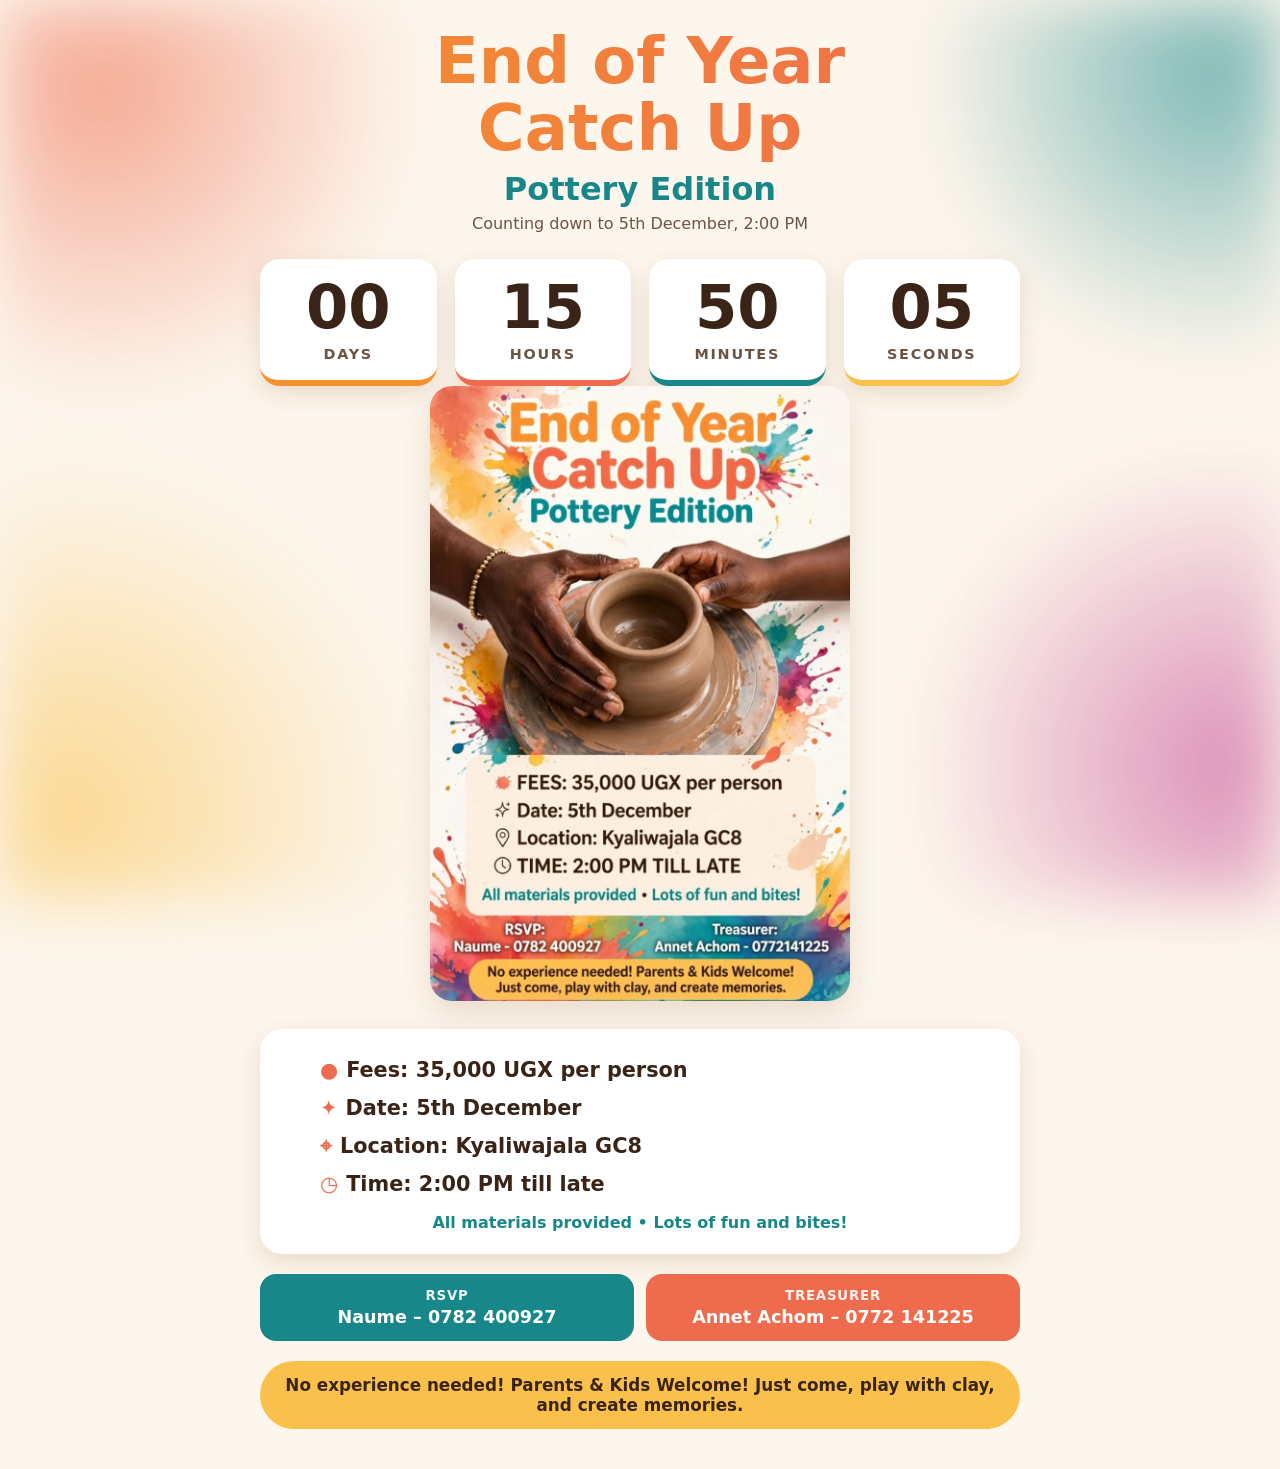
<file: index.html>
<!DOCTYPE html>
<html lang="en">
<head>
<meta charset="UTF-8">
<meta name="viewport" content="width=device-width, initial-scale=1, viewport-fit=cover">
<title>End of Year Catch Up – Pottery Countdown</title>
<link rel="stylesheet" href="style.css">
</head>
<body>
<main>
  <h1>End of Year<br>Catch Up</h1>
  <div class="edition">Pottery Edition</div>
  <p class="sub" id="sub">Counting down to 5th December, 2:00 PM</p>

  <div class="timer" id="timer" aria-live="polite">
    <div class="box"><div class="num" id="d">--</div><div class="lbl">Days</div></div>
    <div class="box"><div class="num" id="h">--</div><div class="lbl">Hours</div></div>
    <div class="box"><div class="num" id="m">--</div><div class="lbl">Minutes</div></div>
    <div class="box"><div class="num" id="s">--</div><div class="lbl">Seconds</div></div>
  </div>
  <div id="status"></div>

  <figure class="poster"><img alt="End of Year Catch Up, Pottery Edition poster: two pairs of hands shaping a clay pot on a wheel" src="poster.jpg"></figure>

  <div class="details">
    <ul>
      <li><span>●</span>Fees: 35,000 UGX per person</li>
      <li><span>✦</span>Date: 5th December</li>
      <li><span>⌖</span>Location: Kyaliwajala GC8</li>
      <li><span>◷</span>Time: 2:00 PM till late</li>
    </ul>
    <p class="note">All materials provided • Lots of fun and bites!</p>
  </div>

  <div class="contacts">
    <a class="contact" href="tel:+256782400927"><small>RSVP</small><b>Naume – 0782 400927</b></a>
    <a class="contact" href="tel:+256772141225"><small>TREASURER</small><b>Annet Achom – 0772 141225</b></a>
  </div>

  <div class="banner">No experience needed! Parents &amp; Kids Welcome! Just come, play with clay, and create memories.</div>
</main>

<script src="script.js"></script>
</body>
</html>
</file>
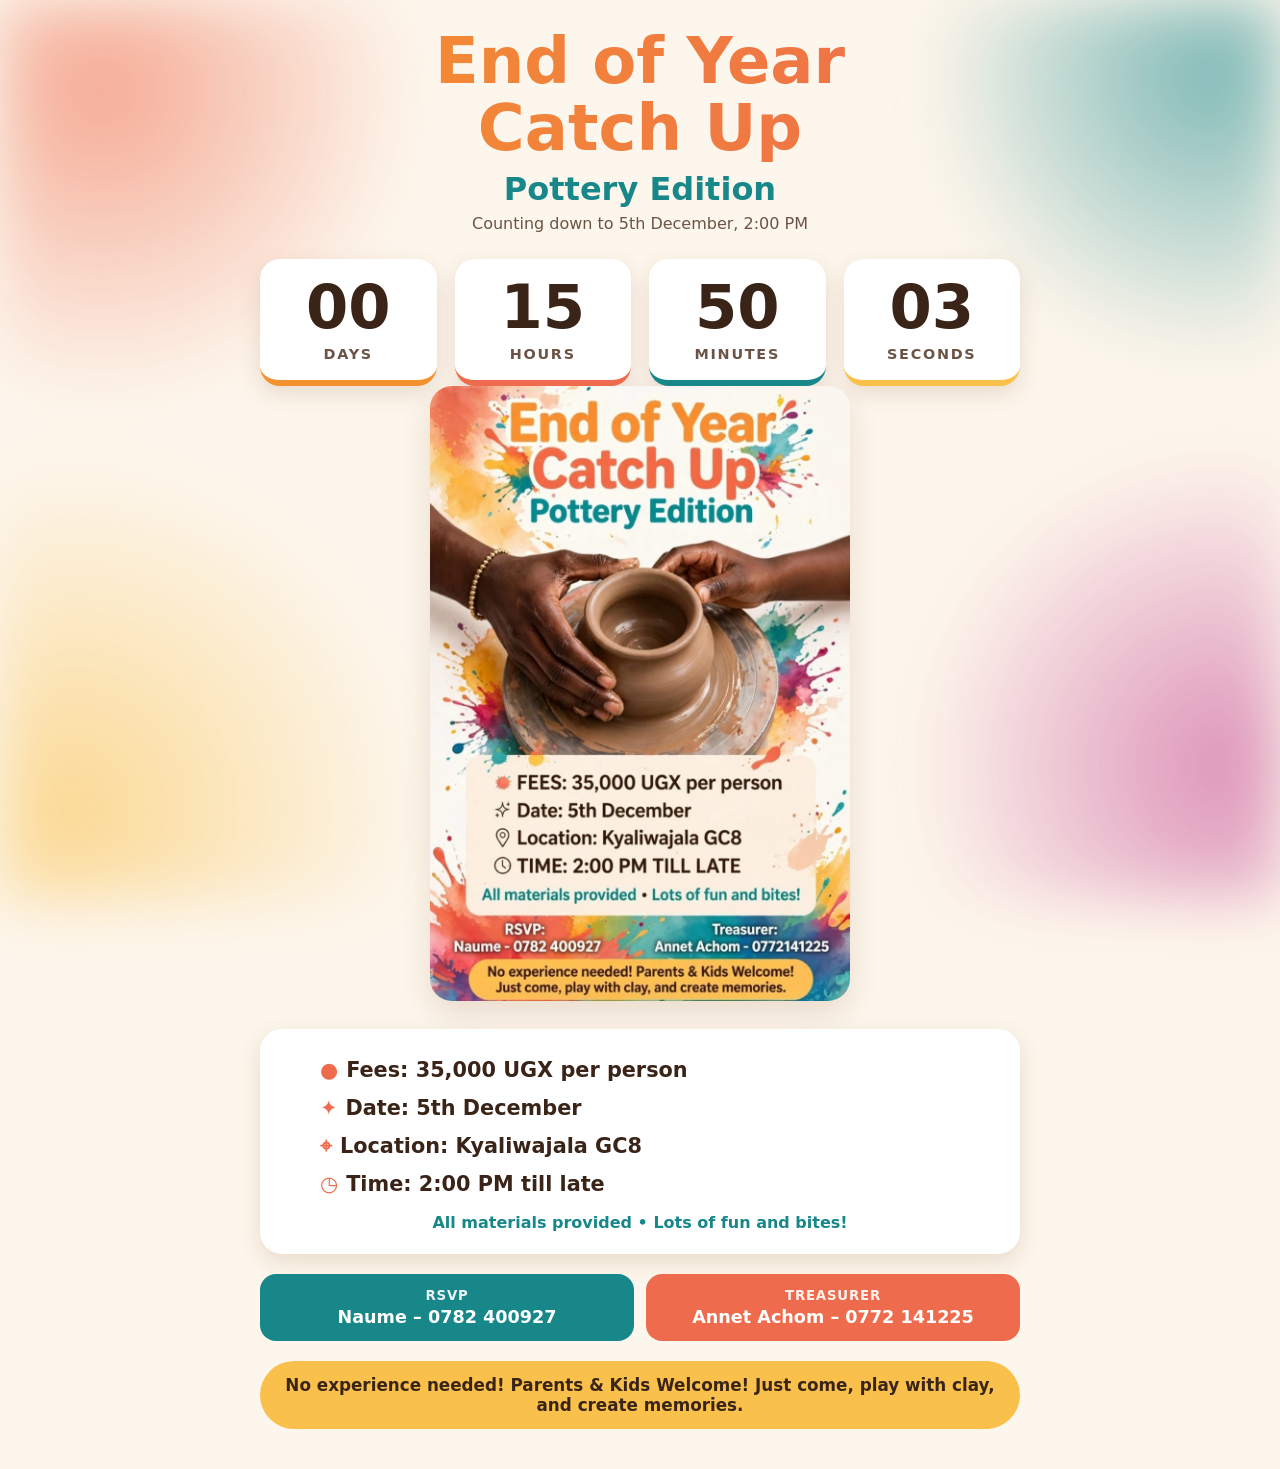
<file: pottery_countdown.html>
<!DOCTYPE html>
<html lang="en">
<head>
<meta charset="UTF-8">
<meta name="viewport" content="width=device-width, initial-scale=1, viewport-fit=cover">
<title>End of Year Catch Up – Pottery Countdown</title>
<style>
:root{
  --bg:#fdf6ec; --card:#fff; --text:#3a2418; --muted:#6b5446;
  --orange:#f4912f; --coral:#ee6c4d; --teal:#17878a; --yellow:#f9c14b;
  --shadow:rgba(120,70,30,.15);
  box-sizing:border-box;
  padding-top:env(safe-area-inset-top,0px);
  padding-bottom:env(safe-area-inset-bottom,0px);
  color-scheme:light;
}
@media (prefers-color-scheme: dark){
  :root:not([data-theme="light"]){
    --bg:#1f1612; --card:#2c201a; --text:#fbeee0; --muted:#d2bba8;
    --shadow:rgba(0,0,0,.4); color-scheme:dark;
  }
}
:root[data-theme="dark"]{
  --bg:#1f1612; --card:#2c201a; --text:#fbeee0; --muted:#d2bba8;
  --shadow:rgba(0,0,0,.4); color-scheme:dark;
}
*{box-sizing:border-box;margin:0}
html{scroll-padding-top:env(safe-area-inset-top,0px)}
body{
  min-height:100vh; background:var(--bg); color:var(--text);
  font-family:"Trebuchet MS","Segoe UI",system-ui,sans-serif;
  position:relative; overflow-x:hidden; padding:28px 16px 40px;
}
/* paint splashes */
body::before{
  content:""; position:fixed; inset:0; z-index:0; pointer-events:none; opacity:.55;
  background:
    radial-gradient(circle at 8% 10%, var(--coral) 0, transparent 22%),
    radial-gradient(circle at 95% 8%, var(--teal) 0, transparent 20%),
    radial-gradient(circle at 5% 90%, var(--yellow) 0, transparent 24%),
    radial-gradient(circle at 96% 85%, #c2418f 0, transparent 22%);
  filter:blur(30px);
}
main{position:relative;z-index:1;max-width:760px;margin:0 auto;text-align:center}
h1{
  font-size:clamp(2.2rem,8vw,4rem); line-height:1.05; font-weight:900;
  background:linear-gradient(90deg,var(--orange),var(--coral));
  -webkit-background-clip:text; background-clip:text; color:transparent;
}
.edition{color:var(--teal);font-size:clamp(1.3rem,4.5vw,2rem);font-weight:800;margin:8px 0 6px}
.sub{color:var(--muted);margin-bottom:26px}
.timer{display:grid;grid-template-columns:repeat(4,1fr);gap:clamp(8px,2.5vw,18px)}
.box{
  background:var(--card); border-radius:20px; padding:18px 6px;
  box-shadow:0 8px 22px var(--shadow); border-bottom:6px solid var(--orange);
}
.box:nth-child(2){border-color:var(--coral)}
.box:nth-child(3){border-color:var(--teal)}
.box:nth-child(4){border-color:var(--yellow)}
.num{font-size:clamp(2rem,10vw,3.8rem);font-weight:900;font-variant-numeric:tabular-nums;line-height:1}
.lbl{margin-top:8px;font-size:clamp(.65rem,2.4vw,.9rem);letter-spacing:.12em;text-transform:uppercase;color:var(--muted);font-weight:700}
#status{
  display:none; background:var(--card); border-radius:20px; padding:30px 16px;
  font-size:clamp(1.4rem,5vw,2.2rem); font-weight:800; color:var(--coral);
  box-shadow:0 8px 22px var(--shadow);
}
.details{
  margin-top:28px; background:var(--card); border-radius:22px; padding:22px 20px;
  box-shadow:0 8px 22px var(--shadow); text-align:left;
}
.details li{list-style:none;font-size:clamp(1rem,3.6vw,1.3rem);font-weight:700;padding:7px 0}
.details li span{color:var(--coral);margin-right:8px}
.note{color:var(--teal);font-weight:700;margin-top:10px;text-align:center}
.contacts{display:grid;grid-template-columns:1fr 1fr;gap:12px;margin-top:20px}
.contact{background:var(--teal);color:#fff;border-radius:16px;padding:14px 10px;text-decoration:none}
.contact:nth-child(2){background:var(--coral)}
.contact small{display:block;opacity:.9;font-weight:700;letter-spacing:.06em}
.contact b{display:block;margin-top:4px;font-size:clamp(.9rem,3.2vw,1.1rem)}
.banner{
  margin-top:20px;background:var(--yellow);color:#3a2418;border-radius:999px;
  padding:14px 22px;font-weight:700;font-size:clamp(.85rem,3vw,1.05rem)
}
.poster{margin:0 auto 28px;max-width:420px}
.poster img{display:block;width:100%;height:auto;border-radius:22px;box-shadow:0 12px 30px var(--shadow)}
@media (max-width:420px){.contacts{grid-template-columns:1fr}.banner{border-radius:22px}}
</style>
</head>
<body>
<main>
  <h1>End of Year<br>Catch Up</h1>
  <div class="edition">Pottery Edition</div>
  <p class="sub" id="sub">Counting down to 5th December, 2:00 PM</p>

  <div class="timer" id="timer" aria-live="polite">
    <div class="box"><div class="num" id="d">--</div><div class="lbl">Days</div></div>
    <div class="box"><div class="num" id="h">--</div><div class="lbl">Hours</div></div>
    <div class="box"><div class="num" id="m">--</div><div class="lbl">Minutes</div></div>
    <div class="box"><div class="num" id="s">--</div><div class="lbl">Seconds</div></div>
  </div>
  <div id="status"></div>

  <figure class="poster"><img alt="End of Year Catch Up, Pottery Edition poster: two pairs of hands shaping a clay pot on a wheel" src="[data-uri]"></figure>

  <div class="details">
    <ul>
      <li><span>●</span>Fees: 35,000 UGX per person</li>
      <li><span>✦</span>Date: 5th December</li>
      <li><span>⌖</span>Location: Kyaliwajala GC8</li>
      <li><span>◷</span>Time: 2:00 PM till late</li>
    </ul>
    <p class="note">All materials provided • Lots of fun and bites!</p>
  </div>

  <div class="contacts">
    <a class="contact" href="tel:+256782400927"><small>RSVP</small><b>Naume – 0782 400927</b></a>
    <a class="contact" href="tel:+256772141225"><small>TREASURER</small><b>Annet Achom – 0772 141225</b></a>
  </div>

  <div class="banner">No experience needed! Parents &amp; Kids Welcome! Just come, play with clay, and create memories.</div>
</main>

<script>
(function(){
  // Event start: 5 December 2026, 2:00 PM Uganda time (UTC+3)
  var target = new Date("2026-12-05T14:00:00+03:00").getTime();
  var timer = document.getElementById("timer");
  var status = document.getElementById("status");
  var sub = document.getElementById("sub");
  var els = {d:document.getElementById("d"),h:document.getElementById("h"),m:document.getElementById("m"),s:document.getElementById("s")};

  function pad(n){ return n < 10 ? "0" + n : String(n); }

  function tick(){
    var diff = target - Date.now();
    if (diff <= 0){
      timer.style.display = "none";
      status.style.display = "block";
      // Treat the event as "now" for 12 hours after the start
      if (-diff < 12*3600*1000){
        status.textContent = "It’s happening now! Come play with clay 🏺";
        sub.textContent = "Kyaliwajala GC8";
      } else {
        status.textContent = "Thanks for the memories! See you next time 💛";
        sub.textContent = "The event has ended";
      }
      return;
    }
    var s = Math.floor(diff/1000);
    els.d.textContent = pad(Math.floor(s/86400));
    els.h.textContent = pad(Math.floor(s%86400/3600));
    els.m.textContent = pad(Math.floor(s%3600/60));
    els.s.textContent = pad(s%60);
    setTimeout(tick, 1000 - (Date.now() % 1000));
  }
  tick();
})();
</script>
</body>
</html>
</file>
<file: style.css>
:root{
  --bg:#fdf6ec; --card:#fff; --text:#3a2418; --muted:#6b5446;
  --orange:#f4912f; --coral:#ee6c4d; --teal:#17878a; --yellow:#f9c14b;
  --shadow:rgba(120,70,30,.15);
  box-sizing:border-box;
  padding-top:env(safe-area-inset-top,0px);
  padding-bottom:env(safe-area-inset-bottom,0px);
  color-scheme:light;
}
@media (prefers-color-scheme: dark){
  :root:not([data-theme="light"]){
    --bg:#1f1612; --card:#2c201a; --text:#fbeee0; --muted:#d2bba8;
    --shadow:rgba(0,0,0,.4); color-scheme:dark;
  }
}
:root[data-theme="dark"]{
  --bg:#1f1612; --card:#2c201a; --text:#fbeee0; --muted:#d2bba8;
  --shadow:rgba(0,0,0,.4); color-scheme:dark;
}
*{box-sizing:border-box;margin:0}
html{scroll-padding-top:env(safe-area-inset-top,0px)}
body{
  min-height:100vh; background:var(--bg); color:var(--text);
  font-family:"Trebuchet MS","Segoe UI",system-ui,sans-serif;
  position:relative; overflow-x:hidden; padding:28px 16px 40px;
}
/* paint splashes */
body::before{
  content:""; position:fixed; inset:0; z-index:0; pointer-events:none; opacity:.55;
  background:
    radial-gradient(circle at 8% 10%, var(--coral) 0, transparent 22%),
    radial-gradient(circle at 95% 8%, var(--teal) 0, transparent 20%),
    radial-gradient(circle at 5% 90%, var(--yellow) 0, transparent 24%),
    radial-gradient(circle at 96% 85%, #c2418f 0, transparent 22%);
  filter:blur(30px);
}
main{position:relative;z-index:1;max-width:760px;margin:0 auto;text-align:center}
h1{
  font-size:clamp(2.2rem,8vw,4rem); line-height:1.05; font-weight:900;
  background:linear-gradient(90deg,var(--orange),var(--coral));
  -webkit-background-clip:text; background-clip:text; color:transparent;
}
.edition{color:var(--teal);font-size:clamp(1.3rem,4.5vw,2rem);font-weight:800;margin:8px 0 6px}
.sub{color:var(--muted);margin-bottom:26px}
.timer{display:grid;grid-template-columns:repeat(4,1fr);gap:clamp(8px,2.5vw,18px)}
.box{
  background:var(--card); border-radius:20px; padding:18px 6px;
  box-shadow:0 8px 22px var(--shadow); border-bottom:6px solid var(--orange);
}
.box:nth-child(2){border-color:var(--coral)}
.box:nth-child(3){border-color:var(--teal)}
.box:nth-child(4){border-color:var(--yellow)}
.num{font-size:clamp(2rem,10vw,3.8rem);font-weight:900;font-variant-numeric:tabular-nums;line-height:1}
.lbl{margin-top:8px;font-size:clamp(.65rem,2.4vw,.9rem);letter-spacing:.12em;text-transform:uppercase;color:var(--muted);font-weight:700}
#status{
  display:none; background:var(--card); border-radius:20px; padding:30px 16px;
  font-size:clamp(1.4rem,5vw,2.2rem); font-weight:800; color:var(--coral);
  box-shadow:0 8px 22px var(--shadow);
}
.details{
  margin-top:28px; background:var(--card); border-radius:22px; padding:22px 20px;
  box-shadow:0 8px 22px var(--shadow); text-align:left;
}
.details li{list-style:none;font-size:clamp(1rem,3.6vw,1.3rem);font-weight:700;padding:7px 0}
.details li span{color:var(--coral);margin-right:8px}
.note{color:var(--teal);font-weight:700;margin-top:10px;text-align:center}
.contacts{display:grid;grid-template-columns:1fr 1fr;gap:12px;margin-top:20px}
.contact{background:var(--teal);color:#fff;border-radius:16px;padding:14px 10px;text-decoration:none}
.contact:nth-child(2){background:var(--coral)}
.contact small{display:block;opacity:.9;font-weight:700;letter-spacing:.06em}
.contact b{display:block;margin-top:4px;font-size:clamp(.9rem,3.2vw,1.1rem)}
.banner{
  margin-top:20px;background:var(--yellow);color:#3a2418;border-radius:999px;
  padding:14px 22px;font-weight:700;font-size:clamp(.85rem,3vw,1.05rem)
}
.poster{margin:0 auto 28px;max-width:420px}
.poster img{display:block;width:100%;height:auto;border-radius:22px;box-shadow:0 12px 30px var(--shadow)}
@media (max-width:420px){.contacts{grid-template-columns:1fr}.banner{border-radius:22px}}
</file>
